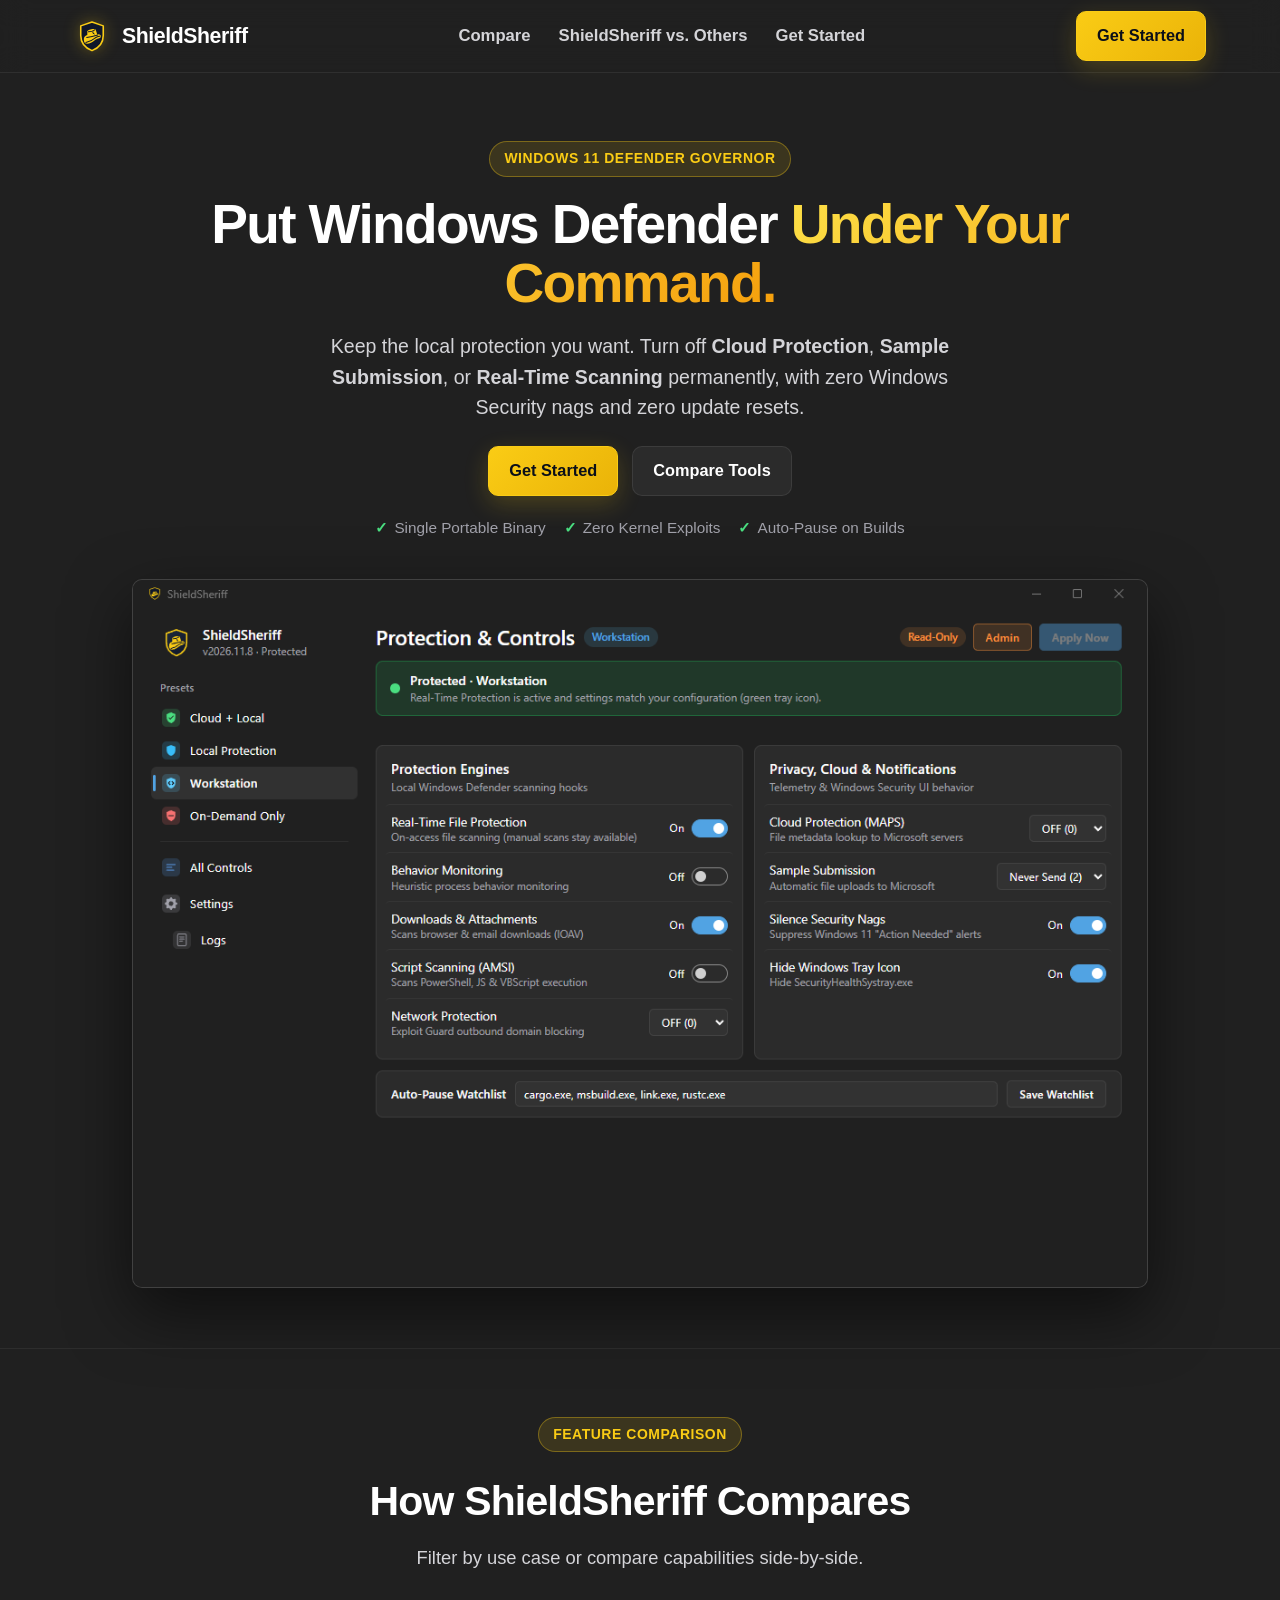
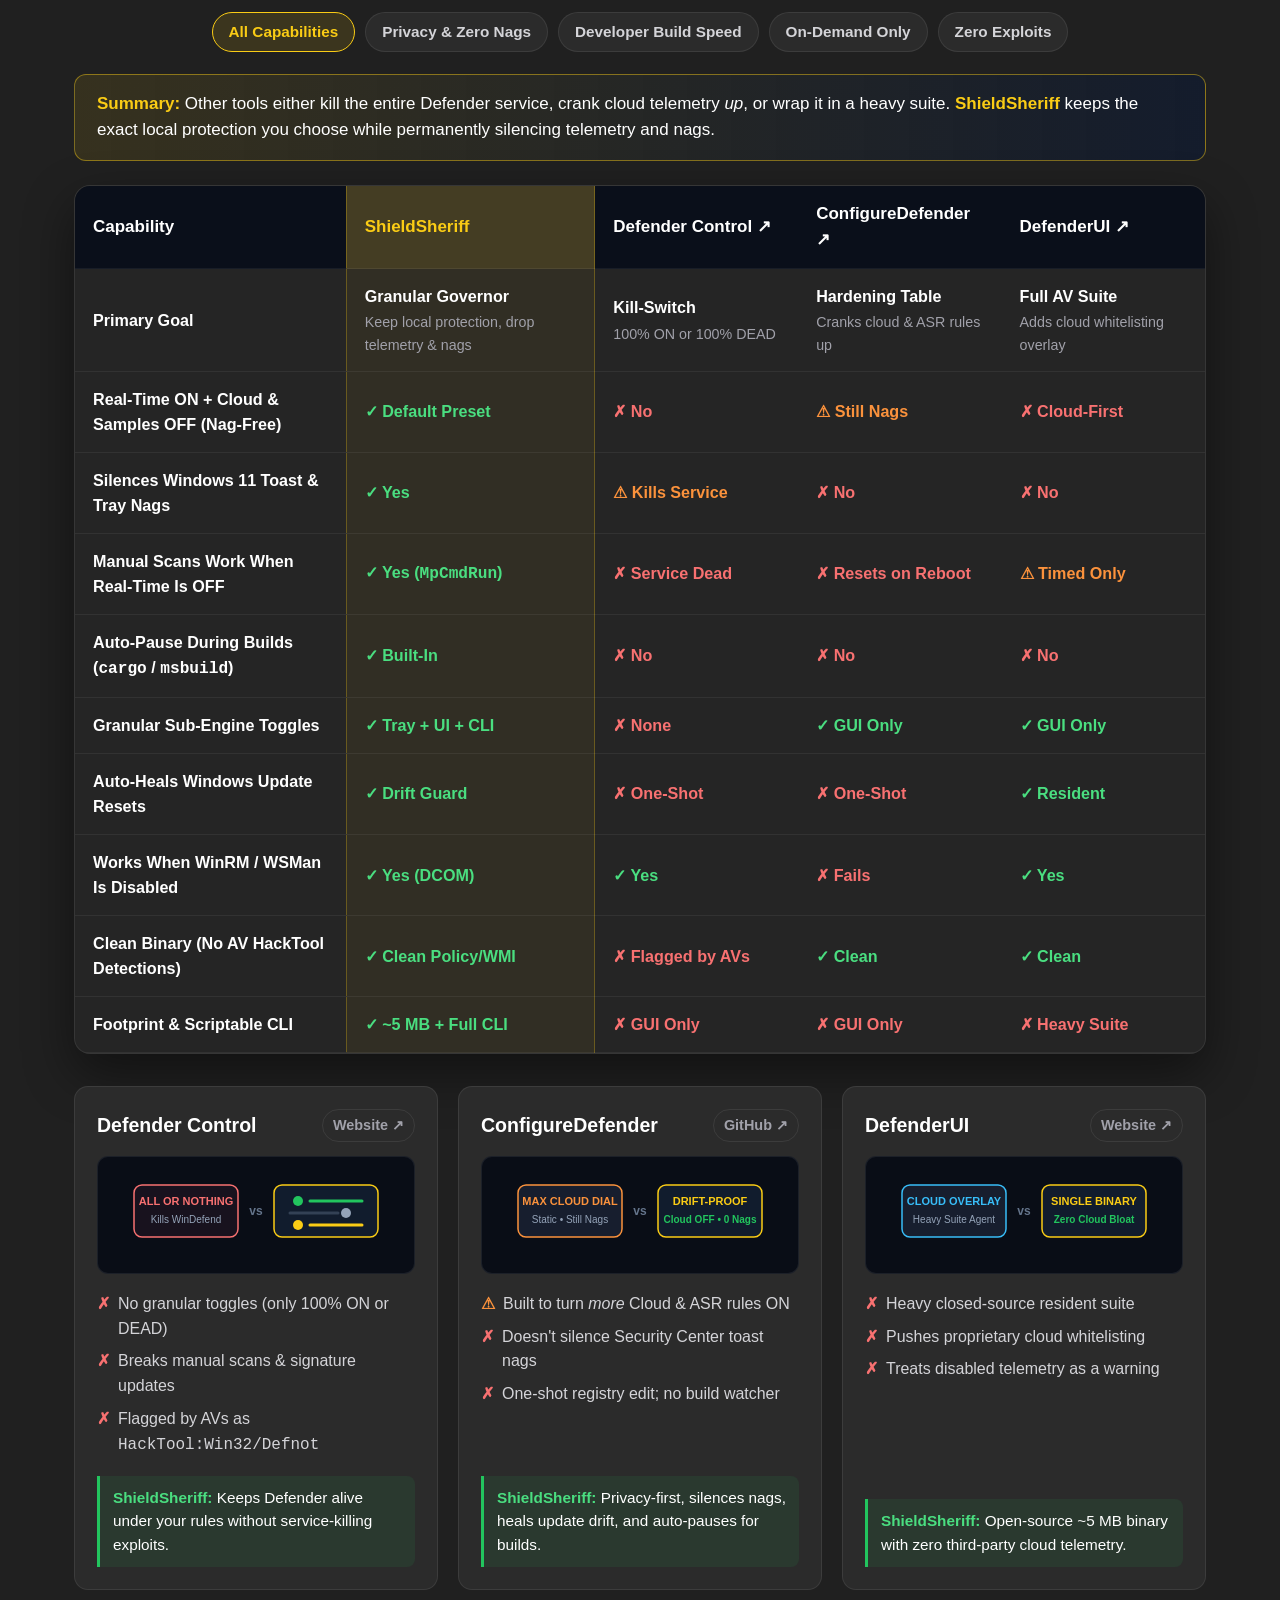
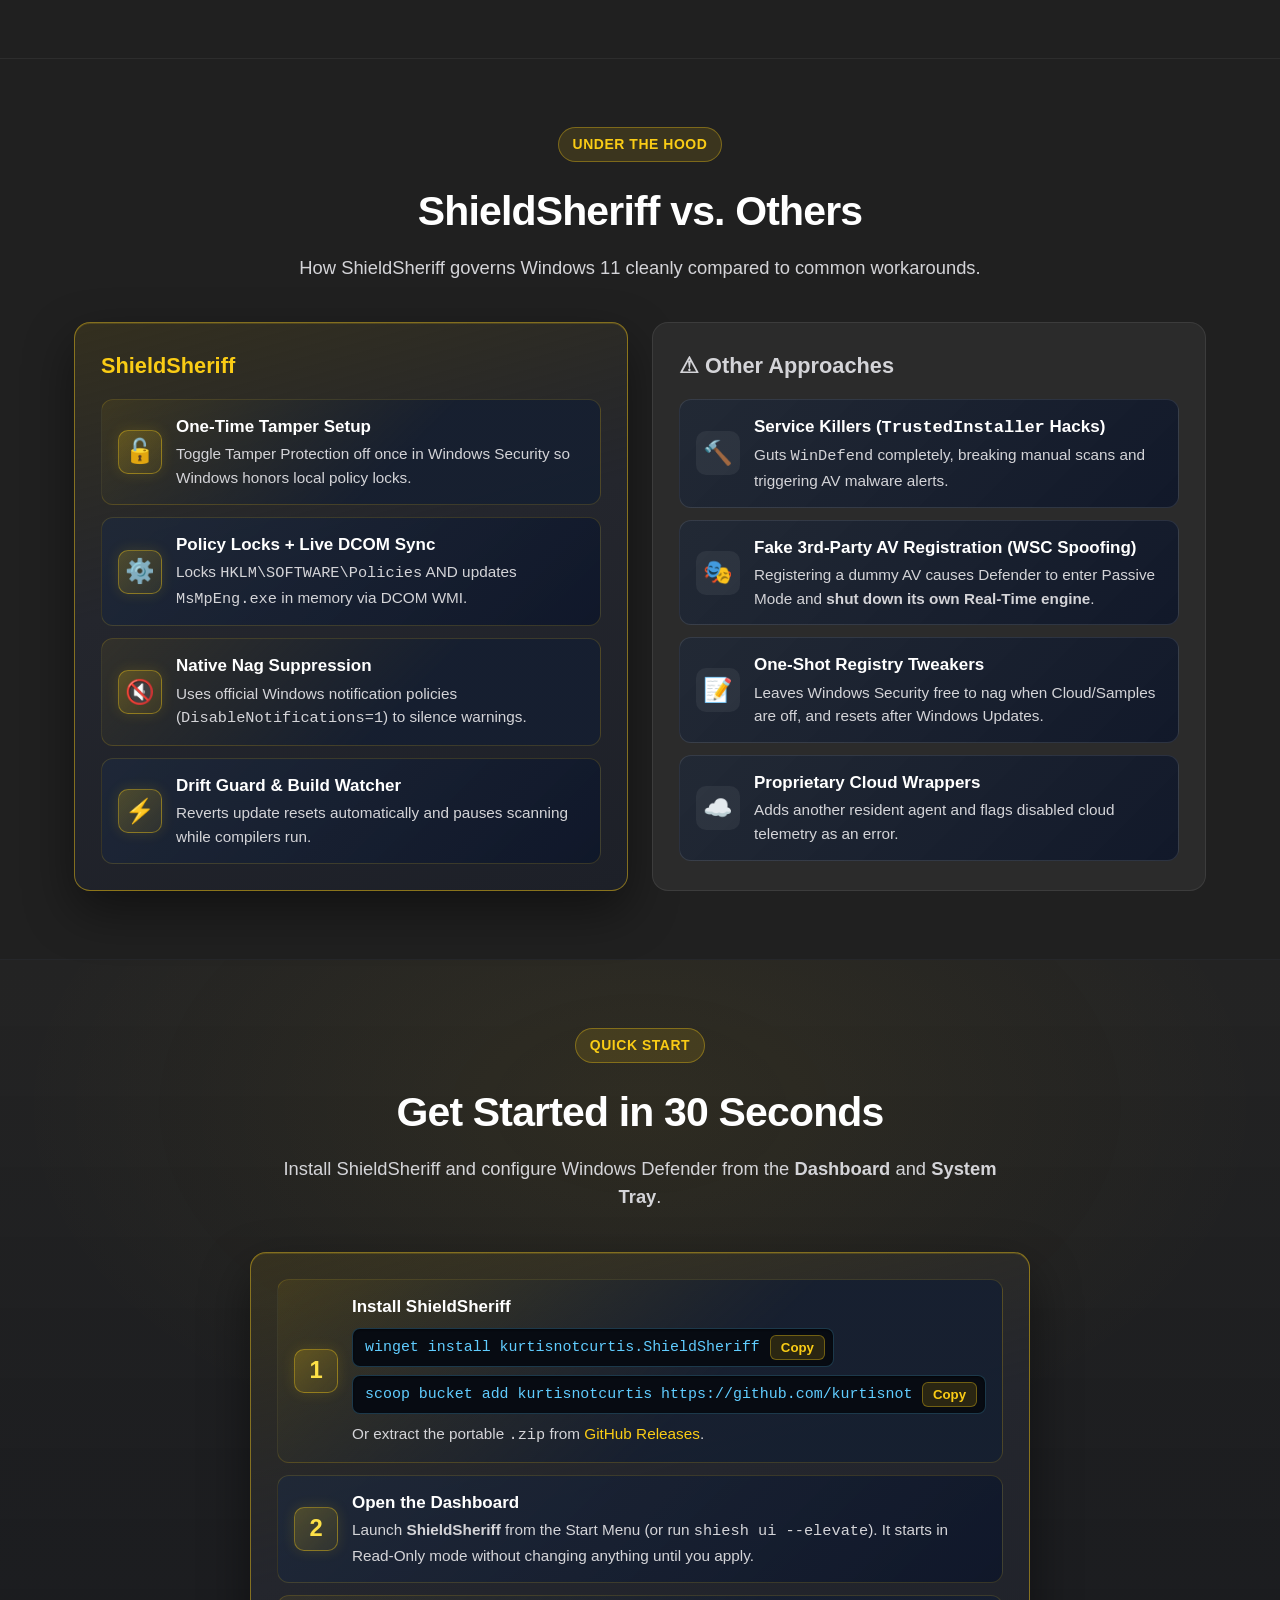
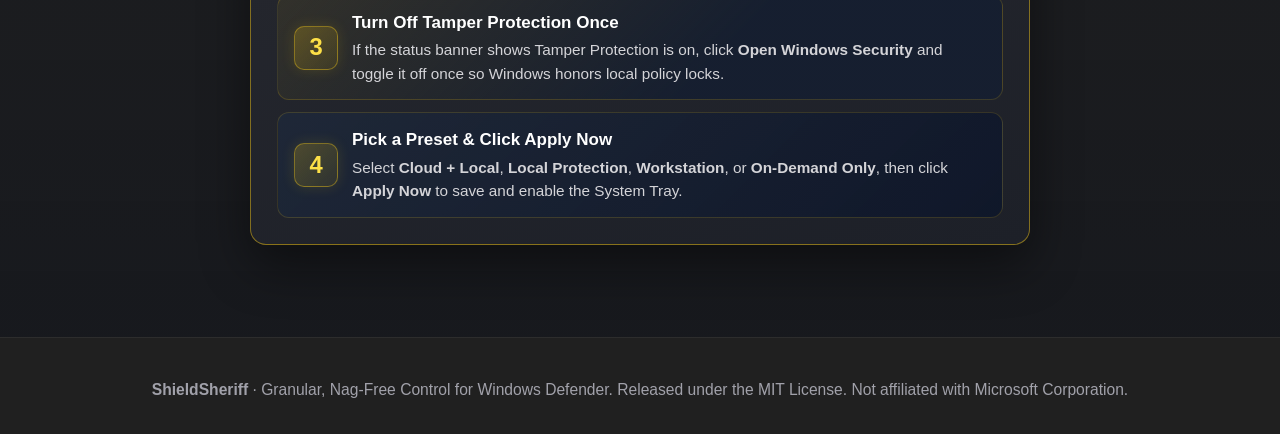
<file: site/index.html>
<!DOCTYPE html>
<html lang="en">
<head>
  <meta charset="UTF-8">
  <meta name="viewport" content="width=device-width, initial-scale=1.0">
  <title>ShieldSheriff - Windows Defender Control</title>
  <link rel="icon" type="image/svg+xml" href="logo.svg">
  <meta name="description" content="Put Windows 11 Defender under your command. Turn off Cloud-delivered protection, Automatic sample submission, or Real-Time scanning permanently without Windows Security nagging.">
  <meta name="keywords" content="ShieldSheriff, stop Windows Defender notifications, disable cloud delivered protection nag, disable automatic sample submission Windows 11, Defender Control alternative, ConfigureDefender, DefenderUI">
  <link rel="stylesheet" href="styles.css">
  <script type="application/ld+json">
  {
    "@context": "https://schema.org",
    "@type": "SoftwareApplication",
    "name": "ShieldSheriff",
    "operatingSystem": "Windows 10, Windows 11",
    "applicationCategory": "SecurityApplication",
    "description": "Windows Defender configuration tool that locks granular engine settings, disables Cloud and Sample Submission telemetry permanently, pauses scanning during compiler builds, and silences Windows Security nags.",
    "offers": {
      "@type": "Offer",
      "price": "0",
      "priceCurrency": "USD"
    }
  }
  </script>
</head>
<body>

  <!-- Navigation -->
  <nav class="navbar">
    <div class="container navbar-inner">
      <a href="#" class="nav-brand">
        <svg viewBox="0 0 64 64" fill="none" xmlns="http://www.w3.org/2000/svg" aria-label="ShieldSheriff Logo">
          <path d="M12 14 L32 7 L52 14 V31 C52 45 42 54 32 58 C22 54 12 45 12 31 Z" fill="#0F172A" stroke="#FACC15" stroke-width="2.8" stroke-linejoin="round"/>
          <g transform="rotate(-7 32 33)">
            <path d="M17 37 C17 31 22 28.5 27 29.5 L41.5 30.5 C46 30 48.5 32.5 47.5 35.5 C46.5 38 40.5 37 35.5 40.5 C30.5 44 22.5 46.5 18.5 43.5 C16.8 42 16.8 39.5 17 37 Z" fill="#FACC15"/>
            <path d="M23.5 33 L25 22.5 C26 19.5 38 18.5 40 21.5 L42 32.5 Z" fill="#FACC15"/>
            <path d="M22.5 33.5 Q32 33 42.5 31.5" stroke="#0F172A" stroke-width="1.9" stroke-linecap="round"/>
            <path d="M20 42.2 Q29 41.2 37 36.2 Q42 33.4 46 34.2" stroke="#0F172A" stroke-width="1.7" stroke-linecap="round"/>
            <path d="M26.5 23.8 Q32 24.8 38.5 21.8" stroke="#0F172A" stroke-width="1.7" stroke-linecap="round"/>
            <path d="M34.5 24.8 Q32.5 27.6 36.5 29" stroke="#0F172A" stroke-width="1.6" stroke-linecap="round"/>
          </g>
        </svg>
        ShieldSheriff
      </a>
      <div class="nav-links">
        <a href="#comparison">Compare</a>
        <a href="#architecture">ShieldSheriff vs. Others</a>
        <a href="#cli">Get Started</a>
      </div>
      <a href="#cli" class="btn btn-primary">Get Started</a>
    </div>
  </nav>

  <!-- Hero Section -->
  <header class="hero">
    <div class="container hero-grid">
      <div>
        <div class="eyebrow">Windows 11 Defender Governor</div>
        <h1>Put Windows Defender <span>Under Your Command.</span></h1>
        <p class="hero-lead">
          Keep the local protection you want. Turn off <strong>Cloud Protection</strong>, <strong>Sample Submission</strong>, or <strong>Real-Time Scanning</strong> permanently, with zero Windows Security nags and zero update resets.
        </p>
        <div class="hero-cta">
          <a href="#cli" class="btn btn-primary">Get Started</a>
          <a href="#comparison" class="btn">Compare Tools</a>
        </div>
        <div class="hero-badges">
          <span>Single Portable Binary</span>
          <span>Zero Kernel Exploits</span>
          <span>Auto-Pause on Builds</span>
        </div>
      </div>

      <!-- Native App Screenshot -->
      <div class="hero-screenshot-wrap">
        <img src="preview.png" width="1120" height="780" alt="ShieldSheriff Windows 11 UI showing Protection &amp; Controls" class="hero-screenshot">
      </div>
    </div>
  </header>

  <!-- Comparison Section -->
  <section id="comparison">
    <div class="container">
      <div class="section-header">
        <div class="eyebrow">Feature Comparison</div>
        <h2>How ShieldSheriff Compares</h2>
        <p>
          Filter by use case or compare capabilities side-by-side.
        </p>
      </div>

      <!-- Interactive Scenario Filter -->
      <div class="scenario-bar">
        <button class="scenario-btn active" data-scenario="all" onclick="selectScenario('all', this)">All Capabilities</button>
        <button class="scenario-btn" data-scenario="privacy" onclick="selectScenario('privacy', this)">Privacy &amp; Zero Nags</button>
        <button class="scenario-btn" data-scenario="dev" onclick="selectScenario('dev', this)">Developer Build Speed</button>
        <button class="scenario-btn" data-scenario="ondemand" onclick="selectScenario('ondemand', this)">On-Demand Only</button>
        <button class="scenario-btn" data-scenario="clean" onclick="selectScenario('clean', this)">Zero Exploits</button>
      </div>

      <div id="scenarioVerdict" class="scenario-verdict"></div>

      <!-- Comparison Table -->
      <div class="table-wrap">
        <table class="comp-table">
          <thead>
            <tr>
              <th style="width: 24%;">Capability</th>
              <th class="col-sheriff" style="width: 22%;">ShieldSheriff</th>
              <th style="width: 18%;">
                <a href="https://www.sordum.org/9480/defender-control-v2-1/" target="_blank" rel="noopener">Defender Control &#8599;</a>
              </th>
              <th style="width: 18%;">
                <a href="https://github.com/AndyFul/ConfigureDefender" target="_blank" rel="noopener">ConfigureDefender &#8599;</a>
              </th>
              <th style="width: 18%;">
                <a href="https://www.defenderui.com/" target="_blank" rel="noopener">DefenderUI &#8599;</a>
              </th>
            </tr>
          </thead>
          <tbody>
            <tr id="row-philosophy">
              <td><strong>Primary Goal</strong></td>
              <td class="col-sheriff"><strong>Granular Governor</strong><small>Keep local protection, drop telemetry &amp; nags</small></td>
              <td><strong>Kill-Switch</strong><small>100% ON or 100% DEAD</small></td>
              <td><strong>Hardening Table</strong><small>Cranks cloud &amp; ASR rules up</small></td>
              <td><strong>Full AV Suite</strong><small>Adds cloud whitelisting overlay</small></td>
            </tr>
            <tr id="row-cloud-off">
              <td><strong>Real-Time ON + Cloud &amp; Samples OFF (Nag-Free)</strong></td>
              <td class="col-sheriff"><span class="badge-yes">&#10003; Default Preset</span></td>
              <td><span class="badge-no">&#10007; No</span></td>
              <td><span class="badge-warn">&#9888; Still Nags</span></td>
              <td><span class="badge-no">&#10007; Cloud-First</span></td>
            </tr>
            <tr id="row-nags">
              <td><strong>Silences Windows 11 Toast &amp; Tray Nags</strong></td>
              <td class="col-sheriff"><span class="badge-yes">&#10003; Yes</span></td>
              <td><span class="badge-warn">&#9888; Kills Service</span></td>
              <td><span class="badge-no">&#10007; No</span></td>
              <td><span class="badge-no">&#10007; No</span></td>
            </tr>
            <tr id="row-ondemand">
              <td><strong>Manual Scans Work When Real-Time Is OFF</strong></td>
              <td class="col-sheriff"><span class="badge-yes">&#10003; Yes (<code>MpCmdRun</code>)</span></td>
              <td><span class="badge-no">&#10007; Service Dead</span></td>
              <td><span class="badge-no">&#10007; Resets on Reboot</span></td>
              <td><span class="badge-warn">&#9888; Timed Only</span></td>
            </tr>
            <tr id="row-process-watch">
              <td><strong>Auto-Pause During Builds (<code>cargo</code> / <code>msbuild</code>)</strong></td>
              <td class="col-sheriff"><span class="badge-yes">&#10003; Built-In</span></td>
              <td><span class="badge-no">&#10007; No</span></td>
              <td><span class="badge-no">&#10007; No</span></td>
              <td><span class="badge-no">&#10007; No</span></td>
            </tr>
            <tr id="row-subengines">
              <td><strong>Granular Sub-Engine Toggles</strong></td>
              <td class="col-sheriff"><span class="badge-yes">&#10003; Tray + UI + CLI</span></td>
              <td><span class="badge-no">&#10007; None</span></td>
              <td><span class="badge-yes">&#10003; GUI Only</span></td>
              <td><span class="badge-yes">&#10003; GUI Only</span></td>
            </tr>
            <tr id="row-drift">
              <td><strong>Auto-Heals Windows Update Resets</strong></td>
              <td class="col-sheriff"><span class="badge-yes">&#10003; Drift Guard</span></td>
              <td><span class="badge-no">&#10007; One-Shot</span></td>
              <td><span class="badge-no">&#10007; One-Shot</span></td>
              <td><span class="badge-yes">&#10003; Resident</span></td>
            </tr>
            <tr id="row-wsman">
              <td><strong>Works When WinRM / WSMan Is Disabled</strong></td>
              <td class="col-sheriff"><span class="badge-yes">&#10003; Yes (DCOM)</span></td>
              <td><span class="badge-yes">&#10003; Yes</span></td>
              <td><span class="badge-no">&#10007; Fails</span></td>
              <td><span class="badge-yes">&#10003; Yes</span></td>
            </tr>
            <tr id="row-av-clean">
              <td><strong>Clean Binary (No AV HackTool Detections)</strong></td>
              <td class="col-sheriff"><span class="badge-yes">&#10003; Clean Policy/WMI</span></td>
              <td><span class="badge-no">&#10007; Flagged by AVs</span></td>
              <td><span class="badge-yes">&#10003; Clean</span></td>
              <td><span class="badge-yes">&#10003; Clean</span></td>
            </tr>
            <tr id="row-footprint">
              <td><strong>Footprint &amp; Scriptable CLI</strong></td>
              <td class="col-sheriff"><span class="badge-yes">&#10003; ~5 MB + Full CLI</span></td>
              <td><span class="badge-no">&#10007; GUI Only</span></td>
              <td><span class="badge-no">&#10007; GUI Only</span></td>
              <td><span class="badge-no">&#10007; Heavy Suite</span></td>
            </tr>
          </tbody>
        </table>
      </div>

      <!-- Visual 3-Card Competitor Breakdown -->
      <div class="competitor-cards">
        <!-- Card 1: Defender Control -->
        <div class="comp-card">
          <div>
            <div class="comp-card-header">
              <h3>Defender Control</h3>
              <a href="https://www.sordum.org/9480/defender-control-v2-1/" target="_blank" rel="noopener">Website &#8599;</a>
            </div>
            <div class="comp-graphic">
              <!-- Visual: Binary Sledgehammer Switch vs Granular Sliders -->
              <svg viewBox="0 0 260 76" fill="none" xmlns="http://www.w3.org/2000/svg">
                <rect x="8" y="12" width="104" height="52" rx="8" fill="#18121E" stroke="#F87171" stroke-width="1.5"/>
                <text x="60" y="32" fill="#F87171" font-size="11" font-weight="700" text-anchor="middle">ALL OR NOTHING</text>
                <text x="60" y="50" fill="#94A3B8" font-size="10" text-anchor="middle">Kills WinDefend</text>
                <text x="130" y="42" fill="#64748B" font-size="12" font-weight="700" text-anchor="middle">vs</text>
                <rect x="148" y="12" width="104" height="52" rx="8" fill="#111C2D" stroke="#FACC15" stroke-width="1.5"/>
                <circle cx="172" cy="28" r="5" fill="#22C55E"/><line x1="184" y1="28" x2="236" y2="28" stroke="#22C55E" stroke-width="3" stroke-linecap="round"/>
                <circle cx="220" cy="40" r="5" fill="#94A3B8"/><line x1="164" y1="40" x2="212" y2="40" stroke="#334155" stroke-width="3" stroke-linecap="round"/>
                <circle cx="172" cy="52" r="5" fill="#FACC15"/><line x1="184" y1="52" x2="236" y2="52" stroke="#FACC15" stroke-width="3" stroke-linecap="round"/>
              </svg>
            </div>
            <ul class="comp-bullets">
              <li><span class="badge-no">&#10007;</span> <span>No granular toggles (only 100% ON or DEAD)</span></li>
              <li><span class="badge-no">&#10007;</span> <span>Breaks manual scans &amp; signature updates</span></li>
              <li><span class="badge-no">&#10007;</span> <span>Flagged by AVs as <code>HackTool:Win32/Defnot</code></span></li>
            </ul>
          </div>
          <div class="diff-box">
            <strong>ShieldSheriff:</strong> Keeps Defender alive under your rules without service-killing exploits.
          </div>
        </div>

        <!-- Card 2: ConfigureDefender -->
        <div class="comp-card">
          <div>
            <div class="comp-card-header">
              <h3>ConfigureDefender</h3>
              <a href="https://github.com/AndyFul/ConfigureDefender" target="_blank" rel="noopener">GitHub &#8599;</a>
            </div>
            <div class="comp-graphic">
              <!-- Visual: Max Cloud Dial + Nag Bell vs Locked Quiet Shield -->
              <svg viewBox="0 0 260 76" fill="none" xmlns="http://www.w3.org/2000/svg">
                <rect x="8" y="12" width="104" height="52" rx="8" fill="#171E2E" stroke="#FB923C" stroke-width="1.5"/>
                <text x="60" y="32" fill="#FB923C" font-size="11" font-weight="700" text-anchor="middle">MAX CLOUD DIAL</text>
                <text x="60" y="50" fill="#94A3B8" font-size="10" text-anchor="middle">Static &bull; Still Nags</text>
                <text x="130" y="42" fill="#64748B" font-size="12" font-weight="700" text-anchor="middle">vs</text>
                <rect x="148" y="12" width="104" height="52" rx="8" fill="#111C2D" stroke="#FACC15" stroke-width="1.5"/>
                <text x="200" y="32" fill="#FACC15" font-size="11" font-weight="700" text-anchor="middle">DRIFT-PROOF</text>
                <text x="200" y="50" fill="#22C55E" font-size="10" font-weight="600" text-anchor="middle">Cloud OFF &bull; 0 Nags</text>
              </svg>
            </div>
            <ul class="comp-bullets">
              <li><span class="badge-warn">&#9888;</span> <span>Built to turn <em>more</em> Cloud &amp; ASR rules ON</span></li>
              <li><span class="badge-no">&#10007;</span> <span>Doesn't silence Security Center toast nags</span></li>
              <li><span class="badge-no">&#10007;</span> <span>One-shot registry edit; no build watcher</span></li>
            </ul>
          </div>
          <div class="diff-box">
            <strong>ShieldSheriff:</strong> Privacy-first, silences nags, heals update drift, and auto-pauses for builds.
          </div>
        </div>

        <!-- Card 3: DefenderUI -->
        <div class="comp-card">
          <div>
            <div class="comp-card-header">
              <h3>DefenderUI</h3>
              <a href="https://www.defenderui.com/" target="_blank" rel="noopener">Website &#8599;</a>
            </div>
            <div class="comp-graphic">
              <!-- Visual: Heavy Cloud Stack vs Featherweight Single Binary -->
              <svg viewBox="0 0 260 76" fill="none" xmlns="http://www.w3.org/2000/svg">
                <rect x="8" y="12" width="104" height="52" rx="8" fill="#171E2E" stroke="#38BDF8" stroke-width="1.5"/>
                <text x="60" y="32" fill="#38BDF8" font-size="11" font-weight="700" text-anchor="middle">CLOUD OVERLAY</text>
                <text x="60" y="50" fill="#94A3B8" font-size="10" text-anchor="middle">Heavy Suite Agent</text>
                <text x="130" y="42" fill="#64748B" font-size="12" font-weight="700" text-anchor="middle">vs</text>
                <rect x="148" y="12" width="104" height="52" rx="8" fill="#111C2D" stroke="#FACC15" stroke-width="1.5"/>
                <text x="200" y="32" fill="#FACC15" font-size="11" font-weight="700" text-anchor="middle">SINGLE BINARY</text>
                <text x="200" y="50" fill="#22C55E" font-size="10" font-weight="600" text-anchor="middle">Zero Cloud Bloat</text>
              </svg>
            </div>
            <ul class="comp-bullets">
              <li><span class="badge-no">&#10007;</span> Heavy closed-source resident suite</li>
              <li><span class="badge-no">&#10007;</span> Pushes proprietary cloud whitelisting</li>
              <li><span class="badge-no">&#10007;</span> Treats disabled telemetry as a warning</li>
            </ul>
          </div>
          <div class="diff-box">
            <strong>ShieldSheriff:</strong> Open-source ~5 MB binary with zero third-party cloud telemetry.
          </div>
        </div>
      </div>
    </div>
  </section>

  <!-- ShieldSheriff vs. Others (Visual Architecture Section) -->
  <section id="architecture">
    <div class="container">
      <div class="section-header">
        <div class="eyebrow">Under the Hood</div>
        <h2>ShieldSheriff vs. Others</h2>
        <p>
          How ShieldSheriff governs Windows 11 cleanly compared to common workarounds.
        </p>
      </div>

      <div class="arch-grid">
        <!-- Left: ShieldSheriff -->
        <div class="arch-panel good">
          <h3 style="color: var(--gold);">ShieldSheriff</h3>
          <div class="visual-steps">
            <div class="v-step">
              <div class="v-icon">&#128275;</div>
              <div class="v-text">
                <strong>One-Time Tamper Setup</strong>
                <span>Toggle Tamper Protection off once in Windows Security so Windows honors local policy locks.</span>
              </div>
            </div>
            <div class="v-step">
              <div class="v-icon">&#9881;&#65039;</div>
              <div class="v-text">
                <strong>Policy Locks + Live DCOM Sync</strong>
                <span>Locks <code>HKLM\SOFTWARE\Policies</code> AND updates <code>MsMpEng.exe</code> in memory via DCOM WMI.</span>
              </div>
            </div>
            <div class="v-step">
              <div class="v-icon">&#128263;</div>
              <div class="v-text">
                <strong>Native Nag Suppression</strong>
                <span>Uses official Windows notification policies (<code>DisableNotifications=1</code>) to silence warnings.</span>
              </div>
            </div>
            <div class="v-step">
              <div class="v-icon">&#9889;</div>
              <div class="v-text">
                <strong>Drift Guard &amp; Build Watcher</strong>
                <span>Reverts update resets automatically and pauses scanning while compilers run.</span>
              </div>
            </div>
          </div>
        </div>

        <!-- Right: Other Approaches -->
        <div class="arch-panel">
          <h3 style="color: var(--text-secondary);">&#9888; Other Approaches</h3>
          <div class="visual-steps">
            <div class="v-step">
              <div class="v-icon">&#128296;</div>
              <div class="v-text">
                <strong>Service Killers (<code>TrustedInstaller</code> Hacks)</strong>
                <span>Guts <code>WinDefend</code> completely, breaking manual scans and triggering AV malware alerts.</span>
              </div>
            </div>
            <div class="v-step">
              <div class="v-icon">&#127917;</div>
              <div class="v-text">
                <strong>Fake 3rd-Party AV Registration (WSC Spoofing)</strong>
                <span>Registering a dummy AV causes Defender to enter Passive Mode and <strong>shut down its own Real-Time engine</strong>.</span>
              </div>
            </div>
            <div class="v-step">
              <div class="v-icon">&#128221;</div>
              <div class="v-text">
                <strong>One-Shot Registry Tweakers</strong>
                <span>Leaves Windows Security free to nag when Cloud/Samples are off, and resets after Windows Updates.</span>
              </div>
            </div>
            <div class="v-step">
              <div class="v-icon">&#9729;&#65039;</div>
              <div class="v-text">
                <strong>Proprietary Cloud Wrappers</strong>
                <span>Adds another resident agent and flags disabled cloud telemetry as an error.</span>
              </div>
            </div>
          </div>
        </div>
      </div>
    </div>
  </section>

  <!-- Get Started Section -->
  <section id="cli">
    <div class="container">
      <div class="section-header">
        <div class="eyebrow">Quick Start</div>
        <h2>Get Started in 30 Seconds</h2>
        <p>
          Install ShieldSheriff and configure Windows Defender from the <strong>Dashboard</strong> and <strong>System Tray</strong>.
        </p>
      </div>

      <div class="arch-panel good" style="max-width: 780px; margin: 0 auto 24px;">
        <div class="visual-steps">
          <div class="v-step">
            <div class="v-icon">1</div>
            <div class="v-text">
              <strong>Install ShieldSheriff</strong>
              <div class="cmd-stack">
                <div class="cmd-copy">
                  <code>winget install kurtisnotcurtis.ShieldSheriff</code>
                  <button type="button" class="cmd-copy-btn" onclick="copyCommand(this, 'winget install kurtisnotcurtis.ShieldSheriff')">Copy</button>
                </div>
                <div class="cmd-copy">
                  <code>scoop bucket add kurtisnotcurtis https://github.com/kurtisnotcurtis/scoop-bucket; scoop install kurtisnotcurtis/shieldsheriff</code>
                  <button type="button" class="cmd-copy-btn" onclick="copyCommand(this, 'scoop bucket add kurtisnotcurtis https://github.com/kurtisnotcurtis/scoop-bucket; scoop install kurtisnotcurtis/shieldsheriff')">Copy</button>
                </div>
              </div>
              <span>Or extract the portable <code>.zip</code> from <a href="https://github.com/kurtisnotcurtis/shieldsheriff/releases" style="color: var(--gold);">GitHub Releases</a>.</span>
            </div>
          </div>
          <div class="v-step">
            <div class="v-icon">2</div>
            <div class="v-text">
              <strong>Open the Dashboard</strong>
              <span>Launch <strong>ShieldSheriff</strong> from the Start Menu (or run <code>shiesh ui --elevate</code>). It starts in Read-Only mode without changing anything until you apply.</span>
            </div>
          </div>
          <div class="v-step">
            <div class="v-icon">3</div>
            <div class="v-text">
              <strong>Turn Off Tamper Protection Once</strong>
              <span>If the status banner shows Tamper Protection is on, click <strong>Open Windows Security</strong> and toggle it off once so Windows honors local policy locks.</span>
            </div>
          </div>
          <div class="v-step">
            <div class="v-icon">4</div>
            <div class="v-text">
              <strong>Pick a Preset &amp; Click Apply Now</strong>
              <span>Select <strong>Cloud + Local</strong>, <strong>Local Protection</strong>, <strong>Workstation</strong>, or <strong>On-Demand Only</strong>, then click <strong>Apply Now</strong> to save and enable the System Tray.</span>
            </div>
          </div>
        </div>
      </div>
    </div>
  </section>

  <footer>
    <div class="container">
      <p><strong>ShieldSheriff</strong> · Granular, Nag-Free Control for Windows Defender. Released under the MIT License. Not affiliated with Microsoft Corporation.</p>
    </div>
  </footer>

  <script src="app.js"></script>
</body>
</html>
</file>
<file: site/styles.css>
:root {
  --bg-deep: #202020;
  --bg-surface: #252525;
  --bg-card: #2b2b2b;
  --bg-card-hover: #323232;
  --border: rgba(255, 255, 255, 0.08);
  --border-gold: rgba(250, 204, 21, 0.45);
  --gold: #facc15;
  --gold-bright: #fde047;
  --gold-dim: rgba(250, 204, 21, 0.12);
  --cyan: #60cdff;
  --cyan-dim: rgba(96, 205, 255, 0.14);
  --green: #4ade80;
  --green-dim: rgba(34, 197, 94, 0.15);
  --amber: #fb923c;
  --amber-dim: rgba(251, 146, 60, 0.15);
  --red: #f87171;
  --red-dim: rgba(248, 113, 113, 0.15);
  --text: #ffffff;
  --text-secondary: #d4d4d8;
  --text-muted: #a1a1aa;
  --radius: 10px;
}

* {
  box-sizing: border-box;
  margin: 0;
  padding: 0;
}

html {
  scroll-behavior: smooth;
  font-size: 17px;
}

body {
  font-family: "Segoe UI Variable Text", "Segoe UI", -apple-system, BlinkMacSystemFont, Inter, sans-serif;
  background-color: var(--bg-deep);
  color: var(--text);
  line-height: 1.55;
  -webkit-font-smoothing: antialiased;
}

a {
  color: var(--gold);
  text-decoration: none;
}

a:hover {
  text-decoration: underline;
}

code, pre {
  font-family: "Cascadia Code", "JetBrains Mono", Consolas, monospace;
}

.container {
  max-width: 1180px;
  margin: 0 auto;
  padding: 0 24px;
}

/* Navbar */
.navbar {
  position: sticky;
  top: 0;
  z-index: 100;
  background: rgba(32, 32, 32, 0.88);
  backdrop-filter: blur(14px);
  border-bottom: 1px solid rgba(255, 255, 255, 0.07);
}

.hero-screenshot-wrap {
  max-width: 1016px;
  width: 100%;
  margin: 12px auto 0;
  border-radius: 10px;
  border: 1px solid rgba(255, 255, 255, 0.1);
  background: var(--bg-card);
  box-shadow: 0 24px 64px rgba(0, 0, 0, 0.55);
  overflow: hidden;
}

.hero-screenshot {
  display: block;
  width: 100%;
  height: auto;
}

.navbar-inner {
  display: flex;
  align-items: center;
  justify-content: space-between;
  height: 72px;
}

.nav-brand {
  display: flex;
  align-items: center;
  gap: 12px;
  color: var(--text);
  font-weight: 800;
  font-size: 1.25rem;
  letter-spacing: -0.02em;
}

.nav-brand:hover {
  text-decoration: none;
}

.nav-brand svg {
  width: 36px;
  height: 36px;
  filter: drop-shadow(0 0 8px rgba(250, 204, 21, 0.3));
}

.nav-links {
  display: flex;
  align-items: center;
  gap: 28px;
  font-size: 0.98rem;
  font-weight: 600;
}

.nav-links a {
  color: var(--text-secondary);
  transition: color 0.15s;
}

.nav-links a:hover {
  color: var(--gold);
  text-decoration: none;
}

.btn {
  display: inline-flex;
  align-items: center;
  gap: 8px;
  padding: 11px 20px;
  border-radius: 10px;
  font-weight: 700;
  font-size: 0.96rem;
  cursor: pointer;
  transition: all 0.18s ease;
  border: 1px solid var(--border);
  background: var(--bg-card);
  color: var(--text);
  text-decoration: none !important;
}

.btn:hover {
  border-color: var(--gold);
  transform: translateY(-1px);
}

.btn-primary {
  background: linear-gradient(135deg, #facc15 0%, #eab308 100%);
  color: #0b0f19;
  border-color: #facc15;
  box-shadow: 0 8px 24px rgba(250, 204, 21, 0.2);
}

.btn-primary:hover {
  filter: brightness(1.06);
  box-shadow: 0 10px 28px rgba(250, 204, 21, 0.32);
}

/* Hero Section */
.hero {
  padding: 68px 0 60px;
}

.hero-grid {
  display: flex;
  flex-direction: column;
  align-items: center;
  text-align: center;
  gap: 28px;
}

@media (max-width: 980px) {
  .nav-links {
    display: none;
  }
}

.eyebrow {
  display: inline-flex;
  align-items: center;
  gap: 8px;
  padding: 6px 14px;
  border-radius: 999px;
  background: var(--gold-dim);
  border: 1px solid rgba(250, 204, 21, 0.35);
  color: var(--gold);
  font-size: 0.82rem;
  font-weight: 700;
  letter-spacing: 0.04em;
  text-transform: uppercase;
  margin-bottom: 18px;
}

.hero h1 {
  font-size: clamp(2.4rem, 4.3vw, 3.5rem);
  font-weight: 850;
  line-height: 1.08;
  letter-spacing: -0.03em;
  margin-bottom: 18px;
}

.hero h1 span {
  background: linear-gradient(135deg, #fde047 0%, #f59e0b 100%);
  -webkit-background-clip: text;
  -webkit-text-fill-color: transparent;
}

.hero-lead {
  font-size: 1.15rem;
  color: var(--text-secondary);
  margin: 0 auto 24px;
  max-width: 680px;
}

.hero-cta {
  display: flex;
  flex-wrap: wrap;
  justify-content: center;
  gap: 14px;
  margin-bottom: 20px;
}

.hero-badges {
  display: flex;
  flex-wrap: wrap;
  justify-content: center;
  gap: 18px;
  font-size: 0.9rem;
  color: var(--text-muted);
  font-weight: 500;
}

.hero-badges span {
  display: inline-flex;
  align-items: center;
  gap: 6px;
}

.hero-badges span::before {
  content: "\2713";
  color: var(--green);
  font-weight: 700;
}

/* Interactive Simulator Card */
.sim-window {
  background: var(--bg-surface);
  border: 1px solid var(--border);
  border-radius: 16px;
  box-shadow: 0 24px 60px rgba(0, 0, 0, 0.65), 0 0 0 1px rgba(250, 204, 21, 0.12);
  overflow: hidden;
}

.sim-titlebar {
  background: #090d16;
  padding: 13px 18px;
  border-bottom: 1px solid var(--border);
  display: flex;
  align-items: center;
  justify-content: space-between;
}

.sim-title-left {
  display: flex;
  align-items: center;
  gap: 10px;
  font-size: 0.92rem;
  font-weight: 700;
}

.sim-body {
  padding: 18px;
}

.sim-preset-tabs {
  display: grid;
  grid-template-columns: repeat(4, 1fr);
  gap: 8px;
  margin-bottom: 14px;
}
@media (max-width: 640px) {
  .sim-preset-tabs { grid-template-columns: repeat(2, 1fr); }
}

.sim-tab {
  background: var(--bg-card);
  border: 1px solid var(--border);
  color: var(--text-secondary);
  padding: 7px 8px 9px;
  border-radius: 10px;
  font-size: 0.78rem;
  font-weight: 700;
  cursor: pointer;
  text-align: left;
  transition: border-color 0.15s, background 0.15s;
  display: flex;
  flex-direction: column;
}

.sim-tab-art {
  width: 100%;
  aspect-ratio: 16 / 10;
  border-radius: 6px;
  overflow: hidden;
  background: radial-gradient(circle at 50% 42%, #152038 0%, #090d16 85%);
  margin-bottom: 6px;
}

.sim-tab-art svg {
  width: 100%;
  height: 100%;
  display: block;
}

.sim-tab:hover {
  border-color: rgba(56, 189, 248, 0.65);
}

.sim-tab.active {
  background: var(--gold-dim);
  border-color: var(--gold);
  color: var(--gold);
}

.sim-tab small {
  display: block;
  font-weight: 400;
  font-size: 0.69rem;
  line-height: 1.25;
  color: var(--text-muted);
  margin-top: 2px;
}

.sim-rows {
  background: #090d16;
  border: 1px solid var(--border);
  border-radius: 11px;
  padding: 6px 15px;
  margin-bottom: 14px;
}

.sim-row {
  display: flex;
  align-items: center;
  justify-content: space-between;
  padding: 9px 0;
  border-bottom: 1px solid rgba(255, 255, 255, 0.05);
  font-size: 0.9rem;
}

.sim-row:last-child {
  border-bottom: none;
}

.status-chip {
  font-size: 0.8rem;
  font-weight: 700;
  padding: 3px 10px;
  border-radius: 999px;
}

.chip-on {
  background: var(--green-dim);
  color: var(--green);
  border: 1px solid rgba(34, 197, 94, 0.35);
}

.chip-off {
  background: rgba(148, 163, 184, 0.12);
  color: var(--text-secondary);
  border: 1px solid rgba(148, 163, 184, 0.25);
}

.chip-gold {
  background: var(--gold-dim);
  color: var(--gold);
  border: 1px solid rgba(250, 204, 21, 0.35);
}

.chip-cyan {
  background: var(--cyan-dim);
  color: var(--cyan);
  border: 1px solid rgba(56, 189, 248, 0.35);
}

.sim-tray-preview {
  display: flex;
  align-items: center;
  justify-content: space-between;
  background: #0f172a;
  border: 1px solid var(--border);
  border-radius: 10px;
  padding: 10px 14px;
  font-size: 0.85rem;
}

/* Section Headers */
section {
  padding: 68px 0;
  border-top: 1px solid rgba(255, 255, 255, 0.06);
}

.section-header {
  text-align: center;
  max-width: 720px;
  margin: 0 auto 40px;
}

.section-header h2 {
  font-size: clamp(1.9rem, 3.2vw, 2.5rem);
  font-weight: 800;
  letter-spacing: -0.02em;
  margin-bottom: 10px;
}

.section-header p {
  color: var(--text-secondary);
  font-size: 1.08rem;
}

/* Comparison Section */
.scenario-bar {
  display: flex;
  flex-wrap: wrap;
  justify-content: center;
  gap: 10px;
  margin-bottom: 22px;
}

.scenario-btn {
  background: var(--bg-card);
  border: 1px solid var(--border);
  color: var(--text-secondary);
  padding: 10px 16px;
  border-radius: 999px;
  font-size: 0.9rem;
  font-weight: 600;
  cursor: pointer;
  transition: all 0.15s;
}

.scenario-btn:hover,
.scenario-btn.active {
  background: var(--gold-dim);
  border-color: var(--gold);
  color: var(--gold);
}

.scenario-verdict {
  background: linear-gradient(90deg, rgba(250, 204, 21, 0.10) 0%, rgba(19, 28, 46, 0.9) 100%);
  border: 1px solid var(--border-gold);
  border-radius: 12px;
  padding: 16px 22px;
  margin-bottom: 24px;
  font-size: 1rem;
}

.scenario-verdict strong {
  color: var(--gold);
}

.table-wrap {
  overflow-x: auto;
  border: 1px solid var(--border);
  border-radius: 16px;
  background: var(--bg-surface);
  box-shadow: 0 20px 50px rgba(0, 0, 0, 0.45);
}

.comp-table {
  width: 100%;
  border-collapse: collapse;
  text-align: left;
  min-width: 840px;
}

.comp-table th,
.comp-table td {
  padding: 15px 18px;
  border-bottom: 1px solid rgba(255, 255, 255, 0.06);
  font-size: 0.95rem;
  vertical-align: middle;
}

.comp-table td small {
  display: block;
  font-size: 0.84rem;
  color: var(--text-muted);
  margin-top: 2px;
}

.comp-table thead th {
  background: #0a0f1a;
  font-size: 1rem;
  font-weight: 800;
  color: var(--text);
}

.comp-table thead th a {
  color: var(--text);
  display: inline-flex;
  align-items: center;
  gap: 5px;
}

.comp-table thead th a:hover {
  color: var(--gold);
}

.comp-table th.col-sheriff,
.comp-table td.col-sheriff {
  background: rgba(250, 204, 21, 0.055);
  border-left: 1px solid rgba(250, 204, 21, 0.28);
  border-right: 1px solid rgba(250, 204, 21, 0.28);
}

.comp-table thead th.col-sheriff {
  background: rgba(250, 204, 21, 0.14);
  color: var(--gold);
}

.badge-yes {
  color: var(--green);
  font-weight: 700;
}

.badge-no {
  color: var(--red);
  font-weight: 600;
}

.badge-warn {
  color: var(--amber);
  font-weight: 600;
}

/* Visual 3-Card Competitor Breakdown */
.competitor-cards {
  display: grid;
  grid-template-columns: repeat(3, 1fr);
  gap: 20px;
  margin-top: 32px;
}

@media (max-width: 920px) {
  .competitor-cards {
    grid-template-columns: 1fr;
  }
}

.comp-card {
  background: var(--bg-card);
  border: 1px solid var(--border);
  border-radius: 14px;
  padding: 22px;
  display: flex;
  flex-direction: column;
  justify-content: space-between;
}

.comp-card-header {
  display: flex;
  align-items: center;
  justify-content: space-between;
  margin-bottom: 14px;
}

.comp-card-header h3 {
  font-size: 1.15rem;
}

.comp-card-header a {
  font-size: 0.85rem;
  font-weight: 600;
  color: var(--text-muted);
  border: 1px solid var(--border);
  padding: 4px 10px;
  border-radius: 999px;
}

.comp-card-header a:hover {
  color: var(--gold);
  border-color: var(--gold);
  text-decoration: none;
}

.comp-graphic {
  background: #090d16;
  border: 1px solid var(--border);
  border-radius: 11px;
  padding: 16px;
  margin-bottom: 14px;
  text-align: center;
}

.comp-graphic svg {
  width: 100%;
  max-width: 260px;
  height: 76px;
}

.comp-bullets {
  list-style: none;
  margin-bottom: 14px;
  font-size: 0.94rem;
  color: var(--text-secondary);
}

.comp-bullets li {
  padding: 4px 0;
  display: flex;
  align-items: flex-start;
  gap: 8px;
}

.comp-card .diff-box {
  background: rgba(34, 197, 94, 0.09);
  border-left: 3px solid #22c55e;
  padding: 10px 13px;
  border-radius: 0 8px 8px 0;
  font-size: 0.9rem;
  color: var(--text);
}

.comp-card .diff-box strong {
  color: #4ade80;
}

/* ShieldSheriff vs. Others Architecture Section */
.arch-grid {
  display: grid;
  grid-template-columns: 1fr 1fr;
  gap: 24px;
}

@media (max-width: 860px) {
  .arch-grid {
    grid-template-columns: 1fr;
  }
}

.arch-panel {
  min-width: 0;
  background: var(--bg-card);
  border: 1px solid var(--border);
  border-radius: 16px;
  padding: 26px;
}

.arch-panel.good {
  border-color: var(--border-gold);
  background: linear-gradient(165deg, rgba(250, 204, 21, 0.09) 0%, #24262d 42%, #1d2028 100%);
  box-shadow: 0 20px 50px rgba(0, 0, 0, 0.45), inset 0 1px 0 rgba(250, 204, 21, 0.16);
}

.arch-panel h3 {
  font-size: 1.28rem;
  margin-bottom: 16px;
  display: flex;
  align-items: center;
  gap: 10px;
}

.visual-steps {
  display: grid;
  grid-template-columns: minmax(0, 1fr);
  gap: 12px;
}

.v-step {
  display: flex;
  align-items: center;
  gap: 14px;
  min-width: 0;
  max-width: 100%;
  background: linear-gradient(135deg, rgba(30, 41, 59, 0.65) 0%, rgba(15, 23, 42, 0.9) 100%);
  border: 1px solid rgba(255, 255, 255, 0.1);
  border-radius: 12px;
  padding: 14px 16px;
  transition: border-color 0.15s, background 0.15s;
}

.good .v-step {
  background: linear-gradient(135deg, rgba(30, 41, 59, 0.78) 0%, rgba(15, 23, 42, 0.94) 100%);
  border-color: rgba(250, 204, 21, 0.16);
}

.good .v-step:nth-child(odd) {
  background: linear-gradient(135deg, rgba(250, 204, 21, 0.07) 0%, rgba(22, 31, 48, 0.95) 60%);
}

.good .v-step:hover {
  border-color: rgba(250, 204, 21, 0.38);
}

.v-icon {
  width: 44px;
  height: 44px;
  border-radius: 10px;
  background: rgba(255, 255, 255, 0.06);
  display: flex;
  align-items: center;
  justify-content: center;
  font-size: 1.4rem;
  flex-shrink: 0;
}

.good .v-icon {
  background: linear-gradient(135deg, rgba(250, 204, 21, 0.22) 0%, rgba(250, 204, 21, 0.08) 100%);
  border: 1px solid rgba(250, 204, 21, 0.38);
  color: var(--gold-bright);
  font-weight: 700;
  box-shadow: 0 0 14px rgba(250, 204, 21, 0.14);
}

.v-text {
  min-width: 0;
  flex: 1;
}

.v-text > strong {
  display: block;
  font-size: 1rem;
  color: var(--text);
  margin-bottom: 2px;
}

.v-text span {
  display: block;
  font-size: 0.9rem;
  color: var(--text-secondary);
  overflow-wrap: anywhere;
}

.cmd-stack {
  display: flex;
  flex-direction: column;
  align-items: flex-start;
  gap: 8px;
  margin: 8px 0 8px;
  width: 100%;
  min-width: 0;
  max-width: 100%;
}

.cmd-stack .cmd-copy {
  margin: 0;
}

.cmd-copy {
  display: flex;
  align-items: center;
  justify-content: space-between;
  gap: 10px;
  margin: 8px 0 6px;
  padding: 6px 8px 6px 12px;
  background: #070b12;
  border: 1px solid rgba(96, 205, 255, 0.24);
  border-radius: 8px;
  width: fit-content;
  min-width: 0;
  max-width: 100%;
  box-shadow: inset 0 1px 2px rgba(0, 0, 0, 0.5);
}

.cmd-copy code {
  font-family: ui-monospace, SFMono-Regular, Menlo, Monaco, Consolas, monospace;
  font-size: 0.88rem;
  color: var(--cyan);
  min-width: 0;
  flex: 1 1 auto;
  white-space: nowrap;
  overflow-x: auto;
  scrollbar-width: thin;
}

#cli {
  background:
    radial-gradient(ellipse 70% 55% at 50% 15%, rgba(250, 204, 21, 0.06) 0%, transparent 70%),
    linear-gradient(180deg, rgba(255, 255, 255, 0.015) 0%, rgba(12, 16, 26, 0.45) 100%);
  border-top: 1px solid rgba(255, 255, 255, 0.06);
}

@media (max-width: 600px) {
  .arch-panel {
    padding: 18px 14px;
  }

  .v-step {
    align-items: flex-start;
    gap: 12px;
    padding: 12px;
  }

  .v-icon {
    width: 38px;
    height: 38px;
    font-size: 1.15rem;
  }
}

.cmd-copy-btn {
  background: rgba(250, 204, 21, 0.14);
  color: var(--gold);
  border: 1px solid rgba(250, 204, 21, 0.35);
  border-radius: 6px;
  padding: 4px 10px;
  font-size: 0.78rem;
  font-weight: 600;
  cursor: pointer;
  flex-shrink: 0;
  transition: background 0.15s, border-color 0.15s;
}

.cmd-copy-btn:hover {
  background: rgba(250, 204, 21, 0.24);
  border-color: var(--gold);
}

/* Footer */
footer {
  padding: 40px 0;
  border-top: 1px solid rgba(255, 255, 255, 0.06);
  text-align: center;
  color: var(--text-muted);
  font-size: 0.92rem;
}
</file>
